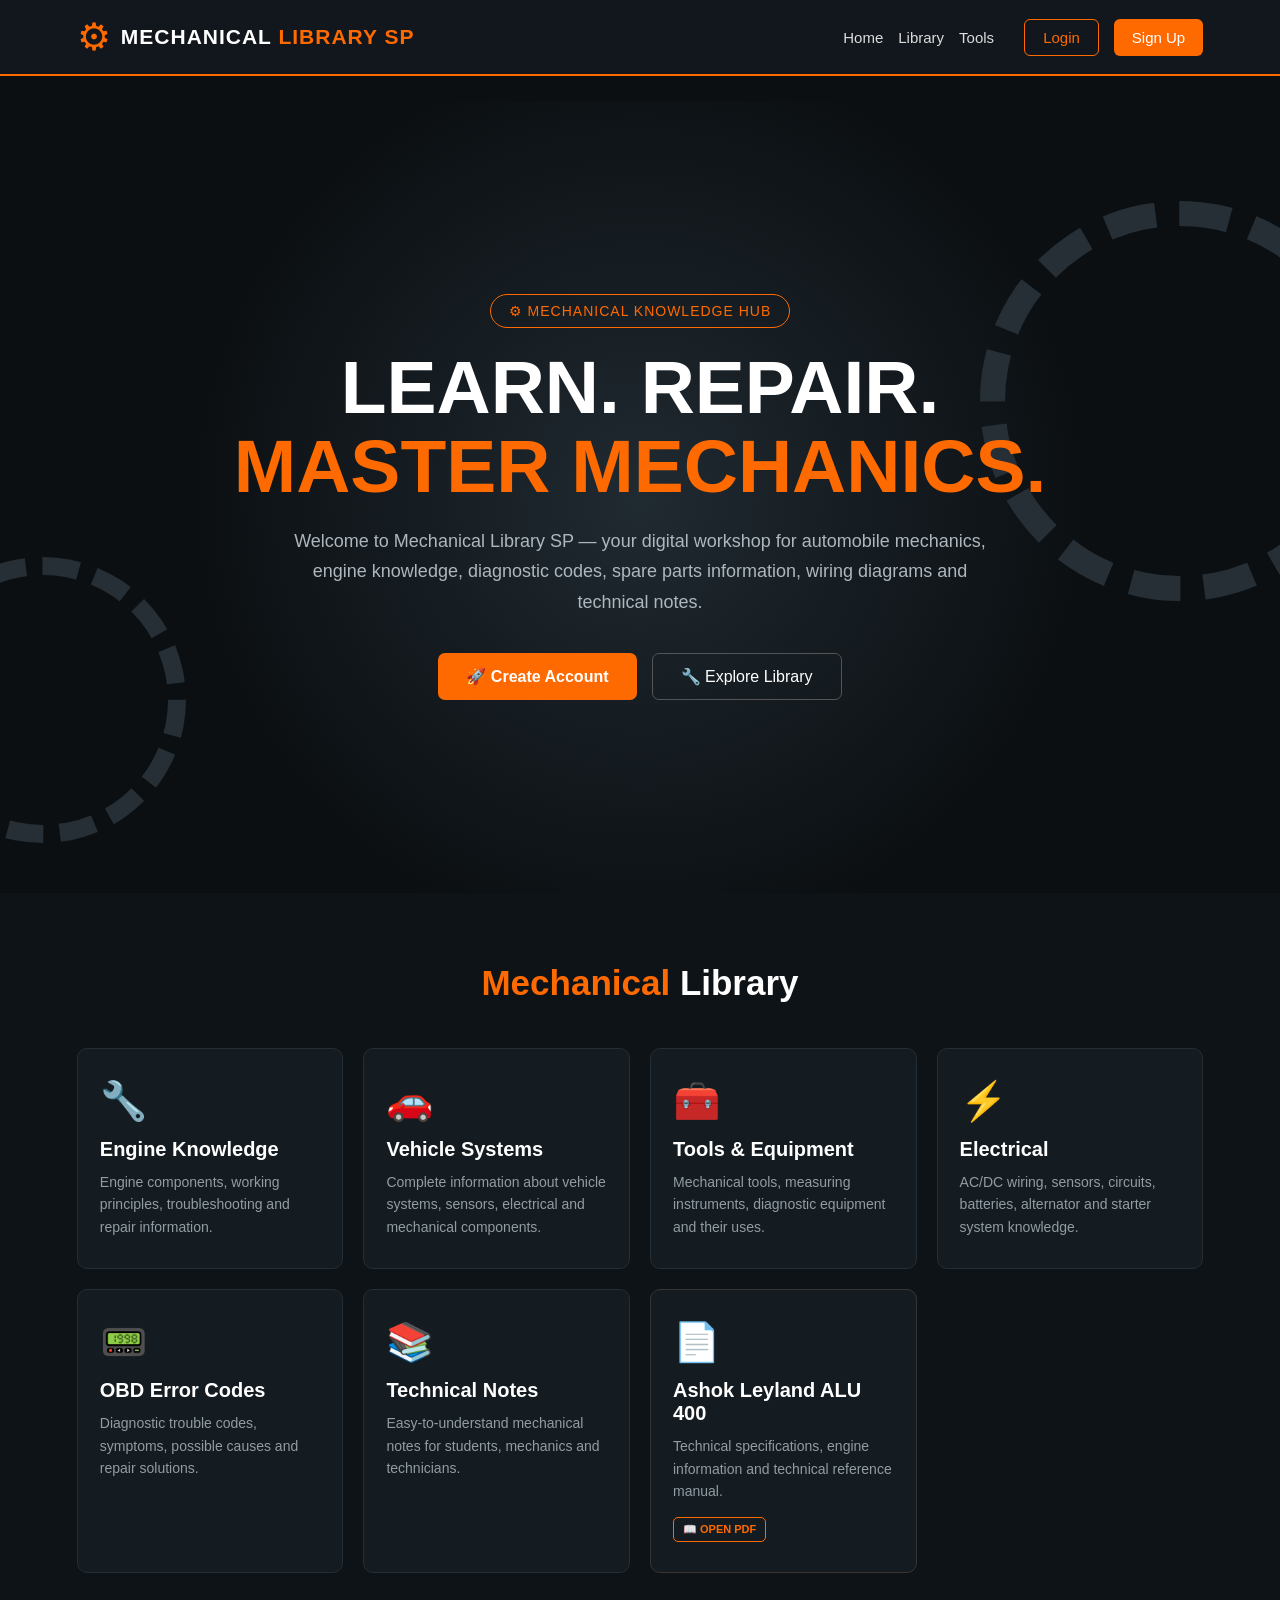
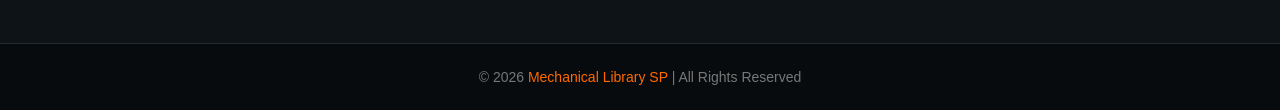
<file: index.html>
<!DOCTYPE html>
<html lang="en">

<head>

    <meta charset="UTF-8">

    <meta name="viewport"
        content="width=device-width, initial-scale=1.0">

    <title>Mechanical Library SP</title>


    <style>

        * {
            margin: 0;
            padding: 0;
            box-sizing: border-box;
            font-family: Arial, Helvetica, sans-serif;
        }


        body {
            background: #0b0f12;
            color: #ffffff;
            overflow-x: hidden;
        }


        /* ================= HEADER ================= */

        header {
            width: 100%;

            padding: 15px 6%;

            display: flex;
            align-items: center;
            justify-content: space-between;

            background: #11171c;

            border-bottom: 2px solid #ff6a00;

            position: sticky;
            top: 0;

            z-index: 1000;
        }


        .logo {
            display: flex;
            align-items: center;

            gap: 10px;
        }


        .gear {
            font-size: 38px;

            color: #ff6a00;

            animation:
                rotate 8s linear infinite;
        }


        @keyframes rotate {

            from {
                transform: rotate(0deg);
            }

            to {
                transform: rotate(360deg);
            }

        }


        .logo h1 {
            font-size: 21px;

            letter-spacing: 1px;
        }


        .logo span {
            color: #ff6a00;
        }


        nav {
            display: flex;

            gap: 15px;

            align-items: center;
        }


        nav a {
            color: #ddd;

            text-decoration: none;

            font-size: 15px;

            transition: .3s;
        }


        nav a:hover {
            color: #ff6a00;
        }


        .login-btn {
            padding: 9px 18px;

            border: 1px solid #ff6a00;

            border-radius: 6px;

            color: #ff6a00 !important;
        }


        .signup-btn {
            padding: 10px 18px;

            background: #ff6a00;

            color: #fff !important;

            border-radius: 6px;
        }


        .signup-btn:hover {
            background: #ff8500;
        }


        /* ================= USER AREA ================= */

        #userArea {
            display: none;

            align-items: center;

            gap: 10px;
        }


        #userText {
            color: #aaa;

            font-size: 13px;
        }


        .logout-btn {
            padding: 9px 15px;

            border: 1px solid #444;

            background: transparent;

            color: #ddd;

            border-radius: 6px;

            cursor: pointer;
        }


        .logout-btn:hover {
            border-color: #ff6a00;

            color: #ff6a00;
        }


        /* ================= LANGUAGE SELECTOR ================= */

        .lang-container {
            display: inline-block;
        }


        .goog-te-gadget-simple {
            background-color: #151c21 !important;

            border: 1px solid #303940 !important;

            padding: 5px 8px !important;

            border-radius: 6px !important;

            font-size: 14px !important;
        }


        .goog-te-gadget-simple span {
            color: #ffffff !important;
        }


        /* ================= HERO ================= */

        .hero {
            min-height: 88vh;

            display: flex;

            align-items: center;

            justify-content: center;

            text-align: center;

            padding: 50px 20px;

            position: relative;

            background:
                radial-gradient(
                    circle at center,
                    #202a31 0%,
                    #0b0f12 60%
                );
        }


        .hero::before {

            content: "";

            position: absolute;

            width: 350px;

            height: 350px;

            border: 25px dashed #252f35;

            border-radius: 50%;

            right: -100px;

            top: 100px;

            animation:
                rotate 25s linear infinite;
        }


        .hero::after {

            content: "";

            position: absolute;

            width: 250px;

            height: 250px;

            border: 18px dashed #252f35;

            border-radius: 50%;

            left: -100px;

            bottom: 50px;

            animation:
                rotate 18s linear infinite reverse;
        }


        .hero-content {

            max-width: 850px;

            position: relative;

            z-index: 2;
        }


        .tag {

            display: inline-block;

            padding: 8px 18px;

            border: 1px solid #ff6a00;

            border-radius: 30px;

            color: #ff6a00;

            margin-bottom: 20px;

            font-size: 14px;

            letter-spacing: 1px;
        }


        .hero h2 {

            font-size:
                clamp(38px, 7vw, 75px);

            line-height: 1.05;

            text-transform: uppercase;

            margin-bottom: 20px;
        }


        .hero h2 span {
            color: #ff6a00;
        }


        .hero p {

            color: #aeb7bd;

            font-size: 18px;

            line-height: 1.7;

            max-width: 700px;

            margin: auto;
        }


        .hero-buttons {

            margin-top: 35px;

            display: flex;

            justify-content: center;

            gap: 15px;

            flex-wrap: wrap;
        }


        .main-btn {

            padding: 14px 28px;

            background: #ff6a00;

            border: none;

            border-radius: 7px;

            color: white;

            text-decoration: none;

            font-weight: bold;

            transition: .3s;
        }


        .main-btn:hover {

            transform:
                translateY(-3px);

            box-shadow:
                0 8px 25px
                rgba(255,106,0,.35);
        }


        .second-btn {

            padding: 13px 28px;

            border: 1px solid #555;

            border-radius: 7px;

            color: white;

            text-decoration: none;

            transition: .3s;
        }


        .second-btn:hover {

            border-color: #ff6a00;

            color: #ff6a00;
        }


        /* ================= FEATURES ================= */

        .features {

            padding: 70px 6%;

            background: #0e1317;
        }


        .section-title {

            text-align: center;

            margin-bottom: 45px;
        }


        .section-title h3 {

            font-size: 35px;
        }


        .section-title span {

            color: #ff6a00;
        }


        .cards {

            display: grid;

            grid-template-columns:
                repeat(
                    auto-fit,
                    minmax(220px, 1fr)
                );

            gap: 20px;
        }


        .card {

            background: #151c21;

            padding: 30px 22px;

            border-radius: 10px;

            border: 1px solid #252e34;

            transition: .3s;

            text-decoration: none;

            color: white;

            display: block;

            cursor: pointer;
        }


        .card:hover {

            transform:
                translateY(-7px);

            border-color: #ff6a00;

            box-shadow:
                0 10px 30px
                rgba(255,106,0,.10);
        }


        .card-icon {

            font-size: 38px;

            margin-bottom: 15px;
        }


        .card h4 {

            font-size: 20px;

            margin-bottom: 10px;
        }


        .card p {

            color: #929ca3;

            line-height: 1.6;

            font-size: 14px;
        }


        /* ================= PDF CARD ================= */

        .pdf-card {

            border-color: #3a3430;
        }


        .pdf-card:hover {

            border-color: #ff6a00;

            box-shadow:
                0 10px 30px
                rgba(255,106,0,.15);
        }


        .pdf-label {

            display: inline-block;

            margin-top: 15px;

            padding: 5px 9px;

            border: 1px solid #ff6a00;

            border-radius: 5px;

            color: #ff6a00;

            font-size: 11px;

            font-weight: bold;
        }


        /* ================= USER PANEL ================= */

        .user-panel {

            max-width: 1150px;

            margin: 0 auto;

            padding: 25px 6% 0;
        }


        .user-box {

            display: none;

            background: #151c21;

            border: 1px solid #293239;

            border-left: 3px solid #ff6a00;

            border-radius: 10px;

            padding: 18px 20px;
        }


        .user-box strong {
            color: #ff6a00;
        }


        #loggedUser {
            color: #aaa;
        }


        /* ================= FOOTER ================= */

        footer {

            padding: 25px;

            text-align: center;

            background: #080b0d;

            border-top:
                1px solid #242b30;

            color: #777;

            font-size: 14px;
        }


        footer span {
            color: #ff6a00;
        }


        /* ================= MOBILE ================= */

        @media (max-width: 700px) {

            header {
                padding: 13px 5%;
            }


            nav {
                gap: 8px;
            }


            nav a:not(.login-btn):not(.signup-btn) {
                display: none;
            }


            .logo h1 {
                font-size: 16px;
            }


            .gear {
                font-size: 30px;
            }


            #userText {
                display: none;
            }


            .logout-btn {
                padding: 8px 10px;
            }


            .hero {
                min-height: 80vh;
            }


            .hero p {
                font-size: 15px;
            }


            .hero h2 {
                font-size: 42px;
            }


            .user-panel {
                padding-left: 5%;

                padding-right: 5%;
            }

        }

    </style>

</head>


<body>


<!-- ================= HEADER ================= -->

<header>


    <div class="logo">

        <div class="gear">
            ⚙
        </div>


        <h1>

            MECHANICAL
            <span>LIBRARY SP</span>

        </h1>

    </div>


    <nav>


        <a href="#">
            Home
        </a>


        <a href="#library">
            Library
        </a>


        <a href="#library">
            Tools
        </a>


        <!-- LANGUAGE SELECTOR -->

        <div
            class="lang-container"
            id="google_translate_element">
        </div>


        <!-- LOGIN -->

        <a
            href="login.html"
            class="login-btn"
            id="loginLink">

            Login

        </a>


        <!-- SIGN UP -->

        <a
            href="signup.html"
            class="signup-btn"
            id="signupLink">

            Sign Up

        </a>


        <!-- USER AREA -->

        <div id="userArea">

            <span id="userText">
                Logged in
            </span>


            <button
                class="logout-btn"
                id="logoutButton">

                Logout

            </button>

        </div>


    </nav>

</header>



<!-- ================= USER PANEL ================= -->

<div class="user-panel">

    <div
        class="user-box"
        id="userBox">

        👤 Welcome back!

        <strong id="loggedUser">
            User
        </strong>

    </div>

</div>



<!-- ================= HERO ================= -->

<section class="hero">


    <div class="hero-content">


        <div class="tag">

            ⚙ MECHANICAL KNOWLEDGE HUB

        </div>


        <h2>

            Learn. Repair.

            <br>

            <span>
                Master Mechanics.
            </span>

        </h2>


        <p>

            Welcome to Mechanical Library SP —
            your digital workshop for automobile
            mechanics, engine knowledge, diagnostic
            codes, spare parts information, wiring
            diagrams and technical notes.

        </p>


        <div class="hero-buttons">


            <a
                href="signup.html"
                class="main-btn"
                id="heroSignup">

                🚀 Create Account

            </a>


            <a
                href="#library"
                class="second-btn">

                🔧 Explore Library

            </a>


        </div>

    </div>

</section>



<!-- ================= FEATURES ================= -->

<section
    class="features"
    id="library">


    <div class="section-title">

        <h3>

            <span>
                Mechanical
            </span>

            Library

        </h3>

    </div>


    <div class="cards">


        <!-- ENGINE -->

        <a
            href="#"
            class="card">

            <div class="card-icon">
                🔧
            </div>


            <h4>
                Engine Knowledge
            </h4>


            <p>

                Engine components,
                working principles,
                troubleshooting and
                repair information.

            </p>

        </a>



        <!-- VEHICLE -->

        <a
            href="#"
            class="card">

            <div class="card-icon">
                🚗
            </div>


            <h4>
                Vehicle Systems
            </h4>


            <p>

                Complete information
                about vehicle systems,
                sensors, electrical and
                mechanical components.

            </p>

        </a>



        <!-- TOOLS -->

        <a
            href="#"
            class="card">

            <div class="card-icon">
                🧰
            </div>


            <h4>
                Tools & Equipment
            </h4>


            <p>

                Mechanical tools,
                measuring instruments,
                diagnostic equipment
                and their uses.

            </p>

        </a>



        <!-- ELECTRICAL -->

        <a
            href="#"
            class="card">

            <div class="card-icon">
                ⚡
            </div>


            <h4>
                Electrical
            </h4>


            <p>

                AC/DC wiring, sensors,
                circuits, batteries,
                alternator and starter
                system knowledge.

            </p>

        </a>



        <!-- OBD ERROR CODES -->

        <a
            href="obd-codes.html"
            class="card">

            <div class="card-icon">
                📟
            </div>


            <h4>
                OBD Error Codes
            </h4>


            <p>

                Diagnostic trouble codes,
                symptoms, possible causes
                and repair solutions.

            </p>

        </a>



        <!-- TECHNICAL NOTES -->

        <a
            href="#"
            class="card">

            <div class="card-icon">
                📚
            </div>


            <h4>
                Technical Notes
            </h4>


            <p>

                Easy-to-understand
                mechanical notes for
                students, mechanics
                and technicians.

            </p>

        </a>



        <!-- ================= PDF ================= -->

        <a
            href="Ashok Leyland ALU 400 Technical Specifications.pdf"
            class="card pdf-card"
            target="_blank">

            <div class="card-icon">
                📄
            </div>


            <h4>
                Ashok Leyland ALU 400
            </h4>


            <p>

                Technical specifications,
                engine information and
                technical reference manual.

            </p>


            <span class="pdf-label">
                📖 OPEN PDF
            </span>

        </a>


    </div>

</section>



<!-- ================= FOOTER ================= -->

<footer>

    © 2026

    <span>
        Mechanical Library SP
    </span>

    | All Rights Reserved

</footer>



<!-- ================= GOOGLE TRANSLATE ================= -->

<script type="text/javascript">

    function googleTranslateElementInit() {

        new google.translate.TranslateElement({

            pageLanguage: 'en',

            includedLanguages: 'hi,en',

            layout:
                google.translate.TranslateElement
                .InlineLayout.SIMPLE

        }, 'google_translate_element');

    }

</script>


<script
    type="text/javascript"
    src="//translate.google.com/translate_a/element.js?cb=googleTranslateElementInit">
</script>



<!-- ================= FIREBASE ================= -->

<script type="module">


    /* ================= FIREBASE IMPORT ================= */

    import {
        initializeApp
    }

    from
    "https://www.gstatic.com/firebasejs/12.1.0/firebase-app.js";


    import {
        getAuth,
        onAuthStateChanged,
        signOut
    }

    from
    "https://www.gstatic.com/firebasejs/12.1.0/firebase-auth.js";


    /* ================= FIREBASE CONFIG ================= */

    const firebaseConfig = {

        apiKey:
            "AIzaSyAs5uPMjnz801RxS9uYISNnU3IfVjh4tUY",

        authDomain:
            "mechanical-library-sp.firebaseapp.com",

        projectId:
            "mechanical-library-sp",

        storageBucket:
            "mechanical-library-sp.firebasestorage.app",

        messagingSenderId:
            "593105358258",

        appId:
            "1:593105358258:web:a0cb1d7a382cc5fd1068ab",

        measurementId:
            "G-KK5HCBSFX6"

    };


    /* ================= INITIALIZE ================= */

    const app =
        initializeApp(firebaseConfig);


    const auth =
        getAuth(app);


    /* ================= ELEMENTS ================= */

    const loginLink =
        document.getElementById(
            "loginLink"
        );


    const signupLink =
        document.getElementById(
            "signupLink"
        );


    const heroSignup =
        document.getElementById(
            "heroSignup"
        );


    const userArea =
        document.getElementById(
            "userArea"
        );


    const userText =
        document.getElementById(
            "userText"
        );


    const logoutButton =
        document.getElementById(
            "logoutButton"
        );


    const userBox =
        document.getElementById(
            "userBox"
        );


    const loggedUser =
        document.getElementById(
            "loggedUser"
        );


    /* ================= AUTH STATE ================= */

    onAuthStateChanged(

        auth,

        function(user) {


            if (user) {


                /* USER LOGGED IN */


                loginLink.style.display =
                    "none";


                signupLink.style.display =
                    "none";


                heroSignup.style.display =
                    "none";


                userArea.style.display =
                    "flex";


                userBox.style.display =
                    "block";


                let displayName =
                    user.displayName;


                if (
                    !displayName &&
                    user.email
                ) {

                    displayName =
                        user.email;

                }


                if (!displayName) {

                    displayName =
                        "User";

                }
</file>
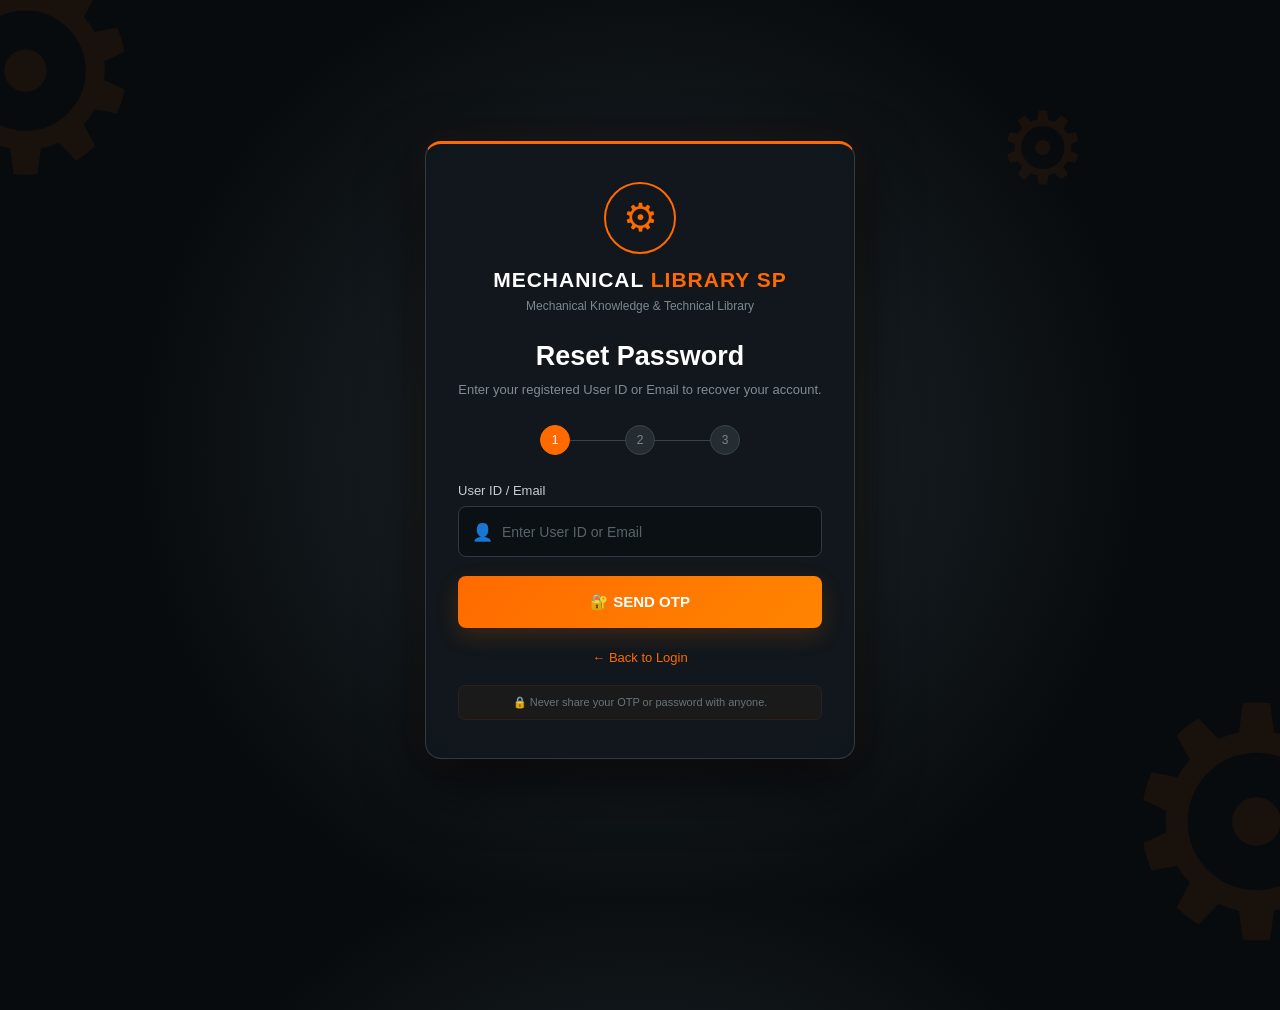
<file: forgot-password.html>
<!DOCTYPE html>
<html lang="en">
<head>
    <meta charset="UTF-8">
    <meta name="viewport" content="width=device-width, initial-scale=1.0">

    <title>Forgot Password | Mechanical Library SP</title>

    <style>
        * {
            margin: 0;
            padding: 0;
            box-sizing: border-box;
            font-family: Arial, Helvetica, sans-serif;
        }

        body {
            min-height: 100vh;
            background:
                radial-gradient(circle at center, #202a31 0%, #080b0d 65%);
            color: #fff;
            display: flex;
            justify-content: center;
            align-items: center;
            padding: 20px;
            overflow: hidden;
            position: relative;
        }

        /* ================= BACKGROUND GEARS ================= */

        .gear {
            position: absolute;
            color: rgba(255, 106, 0, 0.07);
            user-select: none;
            animation: rotate 20s linear infinite;
        }

        .gear1 {
            font-size: 280px;
            left: -100px;
            top: -90px;
        }

        .gear2 {
            font-size: 320px;
            right: -120px;
            bottom: -110px;
            animation-direction: reverse;
        }

        .gear3 {
            font-size: 100px;
            right: 15%;
            top: 10%;
            animation-duration: 9s;
        }

        @keyframes rotate {
            from {
                transform: rotate(0deg);
            }

            to {
                transform: rotate(360deg);
            }
        }

        /* ================= CONTAINER ================= */

        .container {
            width: 100%;
            max-width: 430px;
            position: relative;
            z-index: 5;
        }

        .box {
            background: rgba(17, 23, 28, 0.97);
            border: 1px solid #303a40;
            border-top: 3px solid #ff6a00;
            border-radius: 16px;
            padding: 38px 32px;
            box-shadow:
                0 20px 60px rgba(0, 0, 0, 0.7),
                0 0 30px rgba(255, 106, 0, 0.08);
        }

        /* ================= LOGO ================= */

        .logo {
            text-align: center;
            margin-bottom: 28px;
        }

        .logo-icon {
            width: 72px;
            height: 72px;
            margin: 0 auto 14px;
            border: 2px solid #ff6a00;
            border-radius: 50%;
            display: flex;
            align-items: center;
            justify-content: center;
            font-size: 39px;
            color: #ff6a00;
            animation: rotate 8s linear infinite;
        }

        .logo h1 {
            font-size: 21px;
            letter-spacing: 1px;
        }

        .logo h1 span {
            color: #ff6a00;
        }

        .logo p {
            color: #7d888f;
            font-size: 12px;
            margin-top: 7px;
        }

        /* ================= TITLE ================= */

        .title {
            text-align: center;
            margin-bottom: 25px;
        }

        .title h2 {
            font-size: 27px;
            margin-bottom: 8px;
        }

        .title p {
            color: #818c93;
            font-size: 13px;
            line-height: 1.6;
        }

        /* ================= STEPS ================= */

        .steps {
            display: flex;
            align-items: center;
            justify-content: center;
            margin-bottom: 28px;
        }

        .step {
            width: 30px;
            height: 30px;
            border-radius: 50%;
            background: #252d32;
            border: 1px solid #39444a;
            display: flex;
            align-items: center;
            justify-content: center;
            font-size: 12px;
            color: #7b858b;
        }

        .step.active {
            background: #ff6a00;
            border-color: #ff6a00;
            color: #fff;
        }

        .line {
            width: 55px;
            height: 1px;
            background: #39444a;
        }

        /* ================= INPUT ================= */

        .input-group {
            margin-bottom: 19px;
        }

        .input-group label {
            display: block;
            margin-bottom: 8px;
            color: #c7cdd1;
            font-size: 13px;
        }

        .input-box {
            position: relative;
        }

        .input-icon {
            position: absolute;
            left: 14px;
            top: 50%;
            transform: translateY(-50%);
            color: #ff6a00;
            font-size: 17px;
        }

        .input-box input {
            width: 100%;
            height: 51px;
            background: #0b1014;
            border: 1px solid #303a40;
            border-radius: 8px;
            outline: none;
            color: white;
            padding: 0 43px;
            font-size: 14px;
            transition: 0.3s;
        }

        .input-box input:focus {
            border-color: #ff6a00;
            box-shadow: 0 0 0 3px rgba(255, 106, 0, 0.08);
        }

        .input-box input::placeholder {
            color: #58636a;
        }

        /* ================= BUTTON ================= */

        .main-btn {
            width: 100%;
            height: 52px;
            border: none;
            border-radius: 8px;
            background: linear-gradient(
                135deg,
                #ff6a00,
                #ff8500
            );
            color: white;
            font-size: 15px;
            font-weight: bold;
            cursor: pointer;
            transition: 0.3s;
            box-shadow: 0 8px 22px rgba(255, 106, 0, 0.18);
        }

        .main-btn:hover {
            transform: translateY(-2px);
            box-shadow: 0 12px 28px rgba(255, 106, 0, 0.3);
        }

        /* ================= OTP ================= */

        #otpSection,
        #newPasswordSection {
            display: none;
        }

        .otp-info {
            background: rgba(255, 106, 0, 0.05);
            border: 1px solid rgba(255, 106, 0, 0.12);
            border-radius: 7px;
            padding: 11px;
            margin-bottom: 18px;
            color: #8a949a;
            font-size: 12px;
            line-height: 1.5;
        }

        .otp-input {
            text-align: center;
            letter-spacing: 9px;
            font-size: 20px !important;
            font-weight: bold;
            padding-left: 25px !important;
        }

        .resend {
            text-align: center;
            margin-top: 13px;
            font-size: 12px;
            color: #727d83;
        }

        .resend button {
            border: none;
            background: none;
            color: #ff6a00;
            cursor: pointer;
            font-size: 12px;
        }

        /* ================= PASSWORD ================= */

        .eye {
            position: absolute;
            right: 13px;
            top: 50%;
            transform: translateY(-50%);
            color: #777;
            cursor: pointer;
        }

        .eye:hover {
            color: #ff6a00;
        }

        /* ================= LINKS ================= */

        .back-login {
            display: block;
            text-align: center;
            margin-top: 22px;
            color: #ff6a00;
            text-decoration: none;
            font-size: 13px;
        }

        .back-login:hover {
            text-decoration: underline;
        }

        .security {
            margin-top: 20px;
            padding: 10px;
            background: rgba(255, 106, 0, 0.04);
            border: 1px solid rgba(255, 106, 0, 0.08);
            border-radius: 7px;
            text-align: center;
            color: #69747a;
            font-size: 11px;
        }

        /* ================= MOBILE ================= */

        @media (max-width: 480px) {

            .box {
                padding: 30px 21px;
            }

            .logo h1 {
                font-size: 19px;
            }

            .title h2 {
                font-size: 24px;
            }

            .gear {
                opacity: 0.5;
            }
        }
    </style>
</head>

<body>

    <!-- BACKGROUND -->

    <div class="gear gear1">⚙</div>
    <div class="gear gear2">⚙</div>
    <div class="gear gear3">⚙</div>


    <!-- MAIN -->

    <div class="container">

        <div class="box">

            <!-- LOGO -->

            <div class="logo">

                <div class="logo-icon">
                    ⚙
                </div>

                <h1>
                    MECHANICAL <span>LIBRARY SP</span>
                </h1>

                <p>
                    Mechanical Knowledge & Technical Library
                </p>

            </div>


            <!-- TITLE -->

            <div class="title">

                <h2 id="pageTitle">
                    Reset Password
                </h2>

                <p id="pageDescription">
                    Enter your registered User ID or Email
                    to recover your account.
                </p>

            </div>


            <!-- STEPS -->

            <div class="steps">

                <div class="step active" id="step1">
                    1
                </div>

                <div class="line"></div>

                <div class="step" id="step2">
                    2
                </div>

                <div class="line"></div>

                <div class="step" id="step3">
                    3
                </div>

            </div>


            <!-- ================= STEP 1 ================= -->

            <div id="accountSection">

                <div class="input-group">

                    <label>
                        User ID / Email
                    </label>

                    <div class="input-box">

                        <span class="input-icon">
                            👤
                        </span>

                        <input
                            type="text"
                            id="account"
                            placeholder="Enter User ID or Email"
                            required
                        >

                    </div>

                </div>


                <button
                    class="main-btn"
                    id="sendOtpBtn"
                >
                    🔐 SEND OTP
                </button>

            </div>


            <!-- ================= STEP 2 ================= -->

            <div id="otpSection">

                <div class="otp-info">
                    🔒 A verification OTP has been sent to
                    your registered mobile/email.
                </div>


                <div class="input-group">

                    <label>
                        Enter 6 Digit OTP
                    </label>

                    <div class="input-box">

                        <span class="input-icon">
                            🔢
                        </span>

                        <input
                            type="text"
                            id="otp"
                            class="otp-input"
                            maxlength="6"
                            inputmode="numeric"
                            placeholder="••••••"
                        >

                    </div>

                </div>


                <button
                    class="main-btn"
                    id="verifyOtpBtn"
                >
                    ✓ VERIFY OTP
                </button>


                <div class="resend">

                    Didn't receive OTP?

                    <button id="resendBtn">
                        Resend OTP
                    </button>

                </div>

            </div>


            <!-- ================= STEP 3 ================= -->

            <div id="newPasswordSection">

                <div class="input-group">

                    <label>
                        New Password
                    </label>

                    <div class="input-box">

                        <span class="input-icon">
                            🔐
                        </span>

                        <input
                            type="password"
                            id="newPassword"
                            placeholder="Enter new password"
                            minlength="8"
                        >

                        <span
                            class="eye"
                            id="newEye"
                        >
                            👁
                        </span>

                    </div>

                </div>


                <div class="input-group">

                    <label>
                        Confirm New Password
                    </label>

                    <div class="input-box">

                        <span class="input-icon">
                            🔒
                        </span>

                        <input
                            type="password"
                            id="confirmPassword"
                            placeholder="Confirm new password"
                            minlength="8"
                        >

                        <span
                            class="eye"
                            id="confirmEye"
                        >
                            👁
                        </span>

                    </div>

                </div>


                <button
                    class="main-btn"
                    id="resetBtn"
                >
                    ⚙ RESET PASSWORD
                </button>

            </div>


            <!-- LOGIN -->

            <a
                href="login.html"
                class="back-login"
            >
                ← Back to Login
            </a>


            <!-- SECURITY -->

            <div class="security">
                🔒 Never share your OTP or password with anyone.
            </div>

        </div>

    </div>


    <!-- ================= JAVASCRIPT ================= -->

    <script>

        const accountSection =
            document.getElementById("accountSection");

        const otpSection =
            document.getElementById("otpSection");

        const newPasswordSection =
            document.getElementById("newPasswordSection");

        const step1 =
            document.getElementById("step1");

        const step2 =
            document.getElementById("step2");

        const step3 =
            document.getElementById("step3");

        const pageTitle =
            document.getElementById("pageTitle");

        const pageDescription =
            document.getElementById("pageDescription");


        /* ================= STEP 1 ================= */

        document
            .getElementById("sendOtpBtn")
            .addEventListener("click", function () {

                const account =
                    document.getElementById("account").value.trim();

                if (account === "") {

                    alert(
                        "Please enter your User ID or Email."
                    );

                    return;
                }


                /*
                    BACKEND:

                    Yahan PHP/MySQL + OTP service
                    connect ki jayegi.

                    Example:

                    fetch("backend/send-otp.php", {
                        method: "POST",
                        body: ...
                    });
                */


                accountSection.style.display = "none";
                otpSection.style.display = "block";

                step1.classList.remove("active");
                step2.classList.add("active");

                pageTitle.textContent =
                    "Verify OTP";

                pageDescription.textContent =
                    "Enter the OTP sent to your registered account.";

            });


        /* ================= STEP 2 ================= */

        document
            .getElementById("verifyOtpBtn")
            .addEventListener("click", function () {

                const otp =
                    document.getElementById("otp").value.trim();


                if (!/^[0-9]{6}$/.test(otp)) {

                    alert(
                        "Please enter a valid 6 digit OTP."
                    );

                    return;
                }


                /*
                    BACKEND:

                    OTP ko server par verify kiya jayega.
                */


                otpSection.style.display = "none";
                newPasswordSection.style.display = "block";

                step2.classList.remove("active");
                step3.classList.add("active");

                pageTitle.textContent =
                    "Create New Password";

                pageDescription.textContent =
                    "Set a new secure password for your account.";

            });


        /* ================= RESEND ================= */

        document
            .getElementById("resendBtn")
            .addEventListener("click", function () {

                /*
                    Backend connected hone ke baad
                    yahan real OTP dobara send hoga.
                */

                alert(
                    "OTP resend feature will be connected with the backend."
                );

            });


        /* ================= SHOW PASSWORD ================= */

        function showPassword(inputId, eyeId) {

            const input =
                document.getElementById(inputId);

            const eye =
                document.getElementById(eyeId);

            eye.addEventListener("click", function () {

                if (input.type === "password") {

                    input.type = "text";
                    eye.textContent = "🙈";

                } else {

                    input.type = "password";
                    eye.textContent = "👁";

                }

            });
        }


        showPassword(
            "newPassword",
            "newEye"
        );

        showPassword(
            "confirmPassword",
            "confirmEye"
        );


        /* ================= RESET PASSWORD ================= */

        document
            .getElementById("resetBtn")
            .addEventListener("click", function () {

                const password =
                    document.getElementById("newPassword").value;

                const confirmPassword =
                    document.getElementById("confirmPassword").value;


                if (password.length < 8) {

                    alert(
                        "Password must contain at least 8 characters."
                    );

                    return;
                }


                if (password !== confirmPassword) {

                    alert(
                        "New password and confirm password do not match."
                    );

                    return;
                }


                /*
                    BACKEND:

                    Yahan password database me securely
                    hash karke update hoga.
                */


                alert(
                    "Password reset successful!"
                );

                window.location.href =
                    "login.html";

            });

    </script>

</body>
</html>
</file>
